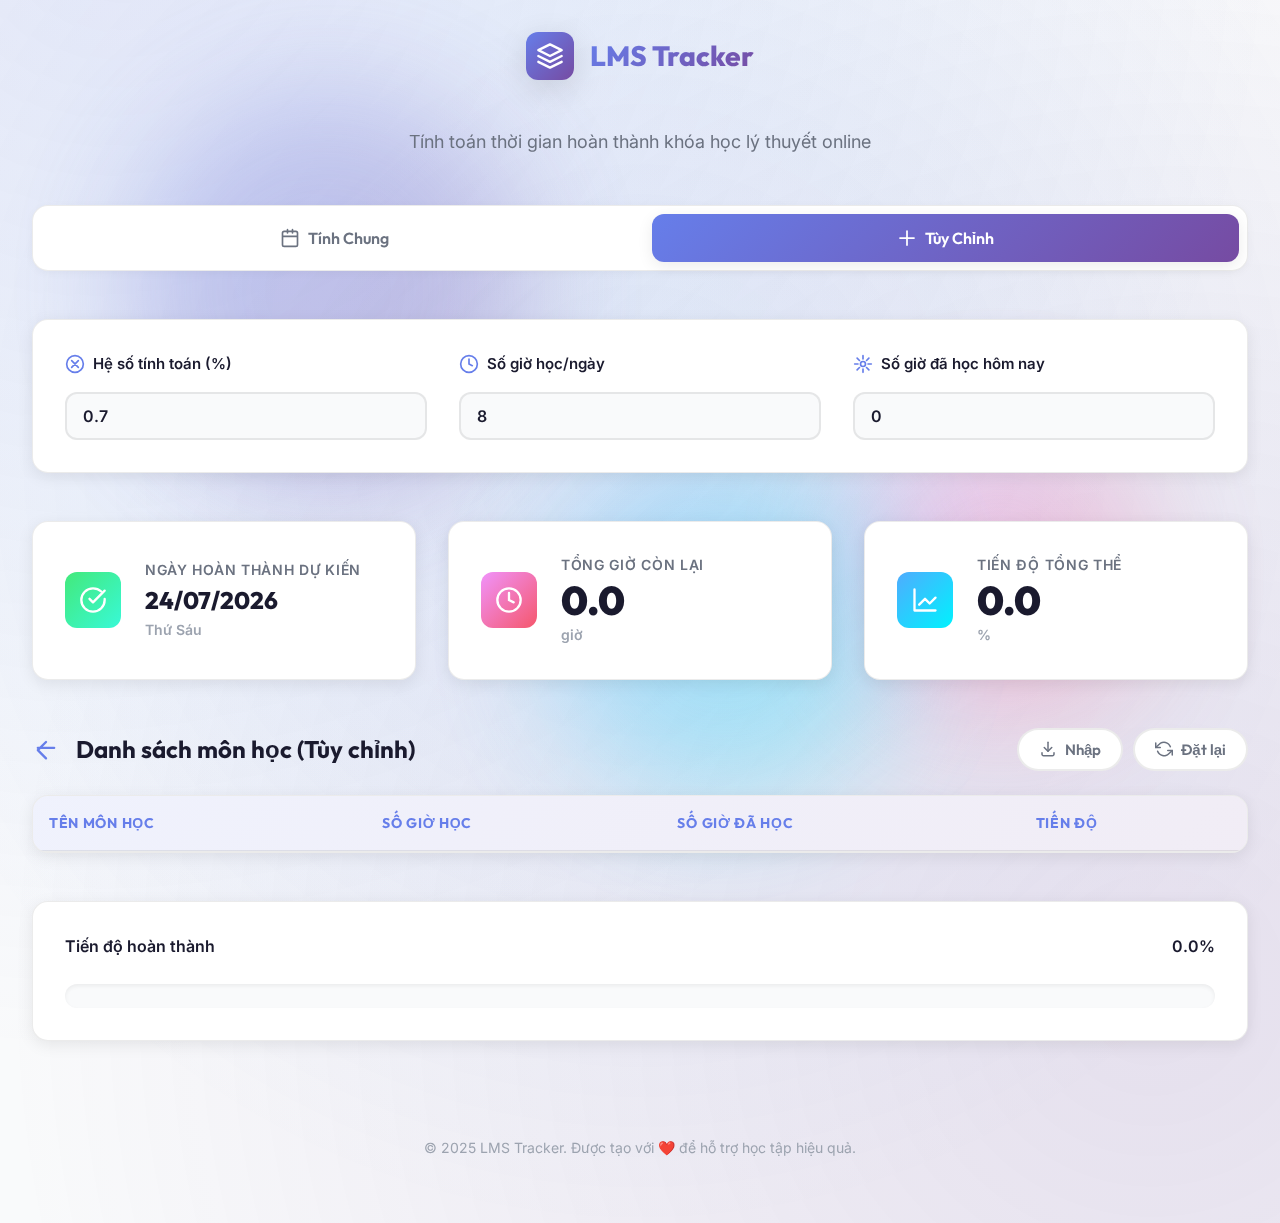
<file: index.html>
<!DOCTYPE html>
<html lang="vi">

<head>
    <meta charset="UTF-8">
    <meta name="viewport" content="width=device-width, initial-scale=1.0">
    <meta name="description"
        content="Ứng dụng tính toán thời gian hoàn thành khóa học lý thuyết online - Quản lý tiến độ học tập hiệu quả">
    <title>Tính Thời Gian Học Lý Thuyết Online | LMS Tracker</title>
    <link rel="stylesheet" href="styles.css">
    <link rel="preconnect" href="https://fonts.googleapis.com">
    <link rel="preconnect" href="https://fonts.gstatic.com" crossorigin>
    <link
        href="https://fonts.googleapis.com/css2?family=Inter:wght@300;400;500;600;700;800&family=Outfit:wght@400;500;600;700;800;900&display=swap"
        rel="stylesheet">
</head>

<body>
    <div class="container">
        <!-- Background Elements -->
        <div class="bg-gradient"></div>
        <div class="bg-shapes">
            <div class="shape shape-1"></div>
            <div class="shape shape-2"></div>
            <div class="shape shape-3"></div>
        </div>

        <!-- Main Content -->
        <main class="app-section">
            <!-- Header -->
            <header class="app-header">
                <div class="logo-container">
                    <div class="logo-icon">
                        <svg viewBox="0 0 24 24" fill="none" xmlns="http://www.w3.org/2000/svg">
                            <path d="M12 2L2 7L12 12L22 7L12 2Z" stroke="currentColor" stroke-width="2"
                                stroke-linecap="round" stroke-linejoin="round" />
                            <path d="M2 17L12 22L22 17" stroke="currentColor" stroke-width="2" stroke-linecap="round"
                                stroke-linejoin="round" />
                            <path d="M2 12L12 17L22 12" stroke="currentColor" stroke-width="2" stroke-linecap="round"
                                stroke-linejoin="round" />
                        </svg>
                    </div>
                    <h1 class="logo-text">LMS Tracker</h1>
                </div>
                <p class="app-subtitle">Tính toán thời gian hoàn thành khóa học lý thuyết online</p>
            </header>

            <!-- Tab Navigation -->
            <div class="tab-navigation">
                <button class="tab-btn" data-tab="general">
                    <svg viewBox="0 0 24 24" fill="none" xmlns="http://www.w3.org/2000/svg">
                        <path
                            d="M9 2L9 6M15 2L15 6M3 10L21 10M5 4L19 4C20.1046 4 21 4.89543 21 6L21 20C21 21.1046 20.1046 22 19 22L5 22C3.89543 22 3 21.1046 3 20L3 6C3 4.89543 3.89543 4 5 4Z"
                            stroke="currentColor" stroke-width="2" stroke-linecap="round" stroke-linejoin="round" />
                    </svg>
                    <span>Tính Chung</span>
                </button>

                <button class="tab-btn active" data-tab="custom">
                    <svg viewBox="0 0 24 24" fill="none" xmlns="http://www.w3.org/2000/svg">
                        <path d="M12 4v16m-8-8h16" stroke="currentColor" stroke-width="2" stroke-linecap="round"
                            stroke-linejoin="round" />
                    </svg>
                    <span>Tùy Chỉnh</span>
                </button>
            </div>

            <!-- Tab Content: General -->
            <div class="tab-content" id="generalContent">
                <!-- Settings Panel -->
                <div class="settings-panel">
                    <div class="settings-card">
                        <div class="setting-item">
                            <label for="percentInput">
                                <svg viewBox="0 0 24 24" fill="none" xmlns="http://www.w3.org/2000/svg">
                                    <circle cx="12" cy="12" r="10" stroke="currentColor" stroke-width="2" />
                                    <path d="M8 8L16 16M16 8L8 16" stroke="currentColor" stroke-width="2"
                                        stroke-linecap="round" />
                                </svg>
                                <span>Hệ số tính toán (%)</span>
                            </label>
                            <input type="number" id="percentInput" value="0.7" step="0.1" min="0" max="1">
                        </div>

                        <div class="setting-item">
                            <label for="hoursPerDayInput">
                                <svg viewBox="0 0 24 24" fill="none" xmlns="http://www.w3.org/2000/svg">
                                    <circle cx="12" cy="12" r="10" stroke="currentColor" stroke-width="2" />
                                    <path d="M12 6V12L16 14" stroke="currentColor" stroke-width="2"
                                        stroke-linecap="round" />
                                </svg>
                                <span>Số giờ học/ngày</span>
                            </label>
                            <input type="number" id="hoursPerDayInput" value="8" step="1" min="1" max="24">
                        </div>

                        <div class="setting-item">
                            <label for="hoursTodayInput">
                                <svg viewBox="0 0 24 24" fill="none" xmlns="http://www.w3.org/2000/svg">
                                    <path
                                        d="M12 2V6M12 18V22M4.93 4.93L7.76 7.76M16.24 16.24L19.07 19.07M2 12H6M18 12H22M4.93 19.07L7.76 16.24M16.24 7.76L19.07 4.93"
                                        stroke="currentColor" stroke-width="2" stroke-linecap="round" />
                                    <circle cx="12" cy="12" r="3" stroke="currentColor" stroke-width="2" />
                                </svg>
                                <span>Số giờ đã học hôm nay</span>
                            </label>
                            <input type="number" id="hoursTodayInput" value="0" step="0.1" min="0" max="24">
                        </div>
                    </div>
                </div>

                <!-- Table Container with Results -->
                <div class="table-container">
                    <!-- Results Panel moved inside -->
                    <div class="results-panel">
                        <div class="result-card result-success">
                            <div class="result-icon">
                                <svg viewBox="0 0 24 24" fill="none" xmlns="http://www.w3.org/2000/svg">
                                    <path
                                        d="M22 11.08V12C22 17.52 17.52 22 12 22C6.48 22 2 17.52 2 12C2 6.48 6.48 2 12 2C14.76 2 17.24 3.04 19.07 4.72"
                                        stroke="currentColor" stroke-width="2" stroke-linecap="round"
                                        stroke-linejoin="round" />
                                    <path d="M22 4L12 14.01L9 11.01" stroke="currentColor" stroke-width="2"
                                        stroke-linecap="round" stroke-linejoin="round" />
                                </svg>
                            </div>
                            <div class="result-content">
                                <div class="result-label">Ngày hoàn thành dự kiến</div>
                                <div class="result-value-date" id="completionDate">--/--/----</div>
                                <div class="result-unit" id="completionDay">---</div>
                            </div>
                        </div>

                        <div class="result-card result-secondary">
                            <div class="result-icon">
                                <svg viewBox="0 0 24 24" fill="none" xmlns="http://www.w3.org/2000/svg">
                                    <circle cx="12" cy="12" r="10" stroke="currentColor" stroke-width="2" />
                                    <path d="M12 6V12L16 14" stroke="currentColor" stroke-width="2"
                                        stroke-linecap="round" />
                                </svg>
                            </div>
                            <div class="result-content">
                                <div class="result-label">Tổng giờ còn lại</div>
                                <div class="result-value" id="hoursRemaining">0</div>
                                <div class="result-unit">giờ</div>
                            </div>
                        </div>

                        <div class="result-card result-accent">
                            <div class="result-icon">
                                <svg viewBox="0 0 24 24" fill="none" xmlns="http://www.w3.org/2000/svg">
                                    <path d="M3 3V21H21" stroke="currentColor" stroke-width="2" stroke-linecap="round"
                                        stroke-linejoin="round" />
                                    <path d="M7 16L12 11L16 15L21 10" stroke="currentColor" stroke-width="2"
                                        stroke-linecap="round" stroke-linejoin="round" />
                                </svg>
                            </div>
                            <div class="result-content">
                                <div class="result-label">Tiến độ tổng thể</div>
                                <div class="result-value" id="overallProgress">0</div>
                                <div class="result-unit">%</div>
                            </div>
                        </div>
                    </div>

                    <div class="table-header">
                        <h2>
                            <svg viewBox="0 0 24 24" fill="none" xmlns="http://www.w3.org/2000/svg">
                                <path
                                    d="M2 3H8C9.06087 3 10.0783 3.42143 10.8284 4.17157C11.5786 4.92172 12 5.93913 12 7V21C12 20.2044 11.6839 19.4413 11.1213 18.8787C10.5587 18.3161 9.79565 18 9 18H2V3Z"
                                    stroke="currentColor" stroke-width="2" stroke-linecap="round"
                                    stroke-linejoin="round" />
                                <path
                                    d="M22 3H16C14.9391 3 13.9217 3.42143 13.1716 4.17157C12.4214 4.92172 12 5.93913 12 7V21C12 20.2044 12.3161 19.4413 12.8787 18.8787C13.4413 18.3161 14.2044 18 15 18H22V3Z"
                                    stroke="currentColor" stroke-width="2" stroke-linecap="round"
                                    stroke-linejoin="round" />
                            </svg>
                            Danh sách môn học
                        </h2>
                        <div style="display: flex; gap: 10px;">
                            <button class="btn-reset" id="importBtn" title="Nhập dữ liệu từ Extension">
                                <svg viewBox="0 0 24 24" fill="none" xmlns="http://www.w3.org/2000/svg">
                                    <path
                                        d="M4 17V19C4 19.5304 4.21071 20.0391 4.58579 20.4142C4.96086 20.7893 5.304 21 6 21H18C18.5304 21 19.0391 20.7893 19.4142 20.4142C19.7893 20.0391 20 19.5304 20 19V17"
                                        stroke="currentColor" stroke-width="2" stroke-linecap="round"
                                        stroke-linejoin="round" />
                                    <path d="M12 15V3" stroke="currentColor" stroke-width="2" stroke-linecap="round"
                                        stroke-linejoin="round" />
                                    <path d="M7 10L12 15L17 10" stroke="currentColor" stroke-width="2"
                                        stroke-linecap="round" stroke-linejoin="round" />
                                </svg>
                                Nhập
                            </button>
                            <button class="btn-reset" id="resetBtn">
                                <svg viewBox="0 0 24 24" fill="none" xmlns="http://www.w3.org/2000/svg">
                                    <path d="M1 4V10H7" stroke="currentColor" stroke-width="2" stroke-linecap="round"
                                        stroke-linejoin="round" />
                                    <path d="M23 20V14H17" stroke="currentColor" stroke-width="2" stroke-linecap="round"
                                        stroke-linejoin="round" />
                                    <path
                                        d="M20.49 9C19.9828 7.56678 19.1209 6.28536 17.9845 5.27542C16.8482 4.26548 15.4745 3.55976 13.9917 3.22426C12.5089 2.88875 10.9652 2.93434 9.50481 3.35677C8.04437 3.77921 6.71475 4.56471 5.64 5.64L1 10M23 14L18.36 18.36C17.2853 19.4353 15.9556 20.2208 14.4952 20.6432C13.0348 21.0657 11.4911 21.1112 10.0083 20.7757C8.52547 20.4402 7.1518 19.7345 6.01547 18.7246C4.87913 17.7146 4.01717 16.4332 3.51 15"
                                        stroke="currentColor" stroke-width="2" stroke-linecap="round"
                                        stroke-linejoin="round" />
                                </svg>
                                Đặt lại
                            </button>
                        </div>
                    </div>

                    <div class="table-wrapper">
                        <table class="courses-table" id="coursesTable">
                            <thead>
                                <tr>
                                    <th>Tên môn học</th>
                                    <th>Số giờ học</th>
                                    <th>Số giờ đã học</th>
                                    <th>Tiến độ</th>
                                </tr>
                            </thead>
                            <tbody id="coursesTableBody">
                                <!-- Courses will be dynamically added here -->
                            </tbody>
                        </table>
                    </div>
                </div>

                <!-- Progress Bar -->
                <div class="progress-container">
                    <div class="progress-header">
                        <span>Tiến độ hoàn thành</span>
                        <span id="progressPercent">0%</span>
                    </div>
                    <div class="progress-bar">
                        <div class="progress-fill" id="progressFill"></div>
                    </div>
                </div>
            </div>


            <!-- Tab Content: Custom -->
            <div class="tab-content active" id="customContent">
                <div class="settings-panel">
                    <div class="settings-card">
                        <div class="setting-item">
                            <label for="percentInputCustom">
                                <svg viewBox="0 0 24 24" fill="none" xmlns="http://www.w3.org/2000/svg">
                                    <circle cx="12" cy="12" r="10" stroke="currentColor" stroke-width="2" />
                                    <path d="M8 8L16 16M16 8L8 16" stroke="currentColor" stroke-width="2"
                                        stroke-linecap="round" />
                                </svg>
                                <span>Hệ số tính toán (%)</span>
                            </label>
                            <input type="number" id="percentInputCustom" value="0.7" step="0.1" min="0" max="1">
                        </div>
                        <div class="setting-item">
                            <label for="hoursPerDayInputCustom">
                                <svg viewBox="0 0 24 24" fill="none" xmlns="http://www.w3.org/2000/svg">
                                    <circle cx="12" cy="12" r="10" stroke="currentColor" stroke-width="2" />
                                    <path d="M12 6V12L16 14" stroke="currentColor" stroke-width="2"
                                        stroke-linecap="round" />
                                </svg>
                                <span>Số giờ học/ngày</span>
                            </label>
                            <input type="number" id="hoursPerDayInputCustom" value="8" step="1" min="1" max="24">
                        </div>
                        <div class="setting-item">
                            <label for="hoursTodayInputCustom">
                                <svg viewBox="0 0 24 24" fill="none" xmlns="http://www.w3.org/2000/svg">
                                    <path
                                        d="M12 2V6M12 18V22M4.93 4.93L7.76 7.76M16.24 16.24L19.07 19.07M2 12H6M18 12H22M4.93 19.07L7.76 16.24M16.24 7.76L19.07 4.93"
                                        stroke="currentColor" stroke-width="2" stroke-linecap="round" />
                                    <circle cx="12" cy="12" r="3" stroke="currentColor" stroke-width="2" />
                                </svg>
                                <span>Số giờ đã học hôm nay</span>
                            </label>
                            <input type="number" id="hoursTodayInputCustom" value="0" step="0.1" min="0" max="24">
                        </div>
                    </div>
                </div>

                <div class="table-container">
                    <div class="results-panel">
                        <div class="result-card result-success">
                            <div class="result-icon"><svg viewBox="0 0 24 24" fill="none"
                                    xmlns="http://www.w3.org/2000/svg">
                                    <path
                                        d="M22 11.08V12C22 17.52 17.52 22 12 22C6.48 22 2 17.52 2 12C2 6.48 6.48 2 12 2C14.76 2 17.24 3.04 19.07 4.72"
                                        stroke="currentColor" stroke-width="2" stroke-linecap="round"
                                        stroke-linejoin="round" />
                                    <path d="M22 4L12 14.01L9 11.01" stroke="currentColor" stroke-width="2"
                                        stroke-linecap="round" stroke-linejoin="round" />
                                </svg></div>
                            <div class="result-content">
                                <div class="result-label">Ngày hoàn thành dự kiến</div>
                                <div class="result-value-date" id="completionDateCustom">--/--/----</div>
                                <div class="result-unit" id="completionDayCustom">---</div>
                            </div>
                        </div>
                        <div class="result-card result-secondary">
                            <div class="result-icon"><svg viewBox="0 0 24 24" fill="none"
                                    xmlns="http://www.w3.org/2000/svg">
                                    <circle cx="12" cy="12" r="10" stroke="currentColor" stroke-width="2" />
                                    <path d="M12 6V12L16 14" stroke="currentColor" stroke-width="2"
                                        stroke-linecap="round" />
                                </svg></div>
                            <div class="result-content">
                                <div class="result-label">Tổng giờ còn lại</div>
                                <div class="result-value" id="hoursRemainingCustom">0</div>
                                <div class="result-unit">giờ</div>
                            </div>
                        </div>
                        <div class="result-card result-accent">
                            <div class="result-icon"><svg viewBox="0 0 24 24" fill="none"
                                    xmlns="http://www.w3.org/2000/svg">
                                    <path d="M3 3V21H21" stroke="currentColor" stroke-width="2" stroke-linecap="round"
                                        stroke-linejoin="round" />
                                    <path d="M7 16L12 11L16 15L21 10" stroke="currentColor" stroke-width="2"
                                        stroke-linecap="round" stroke-linejoin="round" />
                                </svg></div>
                            <div class="result-content">
                                <div class="result-label">Tiến độ tổng thể</div>
                                <div class="result-value" id="overallProgressCustom">0</div>
                                <div class="result-unit">%</div>
                            </div>
                        </div>
                    </div>

                    <div class="table-header">
                        <h2>
                            <svg viewBox="0 0 24 24" fill="none" xmlns="http://www.w3.org/2000/svg">
                                <path d="M19 11H5M12 6l-7 7 7 7" stroke="currentColor" stroke-width="2"
                                    stroke-linecap="round" stroke-linejoin="round" />
                            </svg>
                            Danh sách môn học (Tùy chỉnh)
                        </h2>
                        <div style="display: flex; gap: 10px;">
                            <button class="btn-reset" id="importBtnCustom" title="Nhập dữ liệu từ Extension">
                                <svg viewBox="0 0 24 24" fill="none" xmlns="http://www.w3.org/2000/svg">
                                    <path
                                        d="M4 17V19C4 19.5304 4.21071 20.0391 4.58579 20.4142C4.96086 20.7893 5.304 21 6 21H18C18.5304 21 19.0391 20.7893 19.4142 20.4142C19.7893 20.0391 20 19.5304 20 19V17"
                                        stroke="currentColor" stroke-width="2" stroke-linecap="round"
                                        stroke-linejoin="round" />
                                    <path d="M12 15V3" stroke="currentColor" stroke-width="2" stroke-linecap="round"
                                        stroke-linejoin="round" />
                                    <path d="M7 10L12 15L17 10" stroke="currentColor" stroke-width="2"
                                        stroke-linecap="round" stroke-linejoin="round" />
                                </svg>
                                Nhập
                            </button>
                            <button class="btn-reset" id="resetBtnCustom">
                                <svg viewBox="0 0 24 24" fill="none" xmlns="http://www.w3.org/2000/svg">
                                    <path d="M1 4V10H7" stroke="currentColor" stroke-width="2" stroke-linecap="round"
                                        stroke-linejoin="round" />
                                    <path d="M23 20V14H17" stroke="currentColor" stroke-width="2" stroke-linecap="round"
                                        stroke-linejoin="round" />
                                    <path
                                        d="M20.49 9C19.9828 7.56678 19.1209 6.28536 17.9845 5.27542C16.8482 4.26548 15.4745 3.55976 13.9917 3.22426C12.5089 2.88875 10.9652 2.93434 9.50481 3.35677C8.04437 3.77921 6.71475 4.56471 5.64 5.64L1 10M23 14L18.36 18.36C17.2853 19.4353 15.9556 20.2208 14.4952 20.6432C13.0348 21.0657 11.4911 21.1112 10.0083 20.7757C8.52547 20.4402 7.1518 19.7345 6.01547 18.7246C4.87913 17.7146 4.01717 16.4332 3.51 15"
                                        stroke="currentColor" stroke-width="2" stroke-linecap="round"
                                        stroke-linejoin="round" />
                                </svg>
                                Đặt lại
                            </button>
                        </div>
                    </div>

                    <div class="table-wrapper">
                        <table class="courses-table" id="coursesTableCustom">
                            <thead>
                                <tr>
                                    <th>Tên môn học</th>
                                    <th>Số giờ học</th>
                                    <th>Số giờ đã học</th>
                                    <th>Tiến độ</th>
                                </tr>
                            </thead>
                            <tbody id="coursesTableBodyCustom"></tbody>
                        </table>
                    </div>
                </div>

                <div class="progress-container">
                    <div class="progress-header"><span>Tiến độ hoàn thành</span><span
                            id="progressPercentCustom">0%</span></div>
                    <div class="progress-bar">
                        <div class="progress-fill" id="progressFillCustom"></div>
                    </div>
                </div>
            </div>
        </main>

        <!-- Footer -->
        <footer class="footer">
            <p>© 2025 LMS Tracker. Được tạo với ❤️ để hỗ trợ học tập hiệu quả.</p>
        </footer>
    </div>

    <script src="script.js"></script>
</body>

</html>
</file>
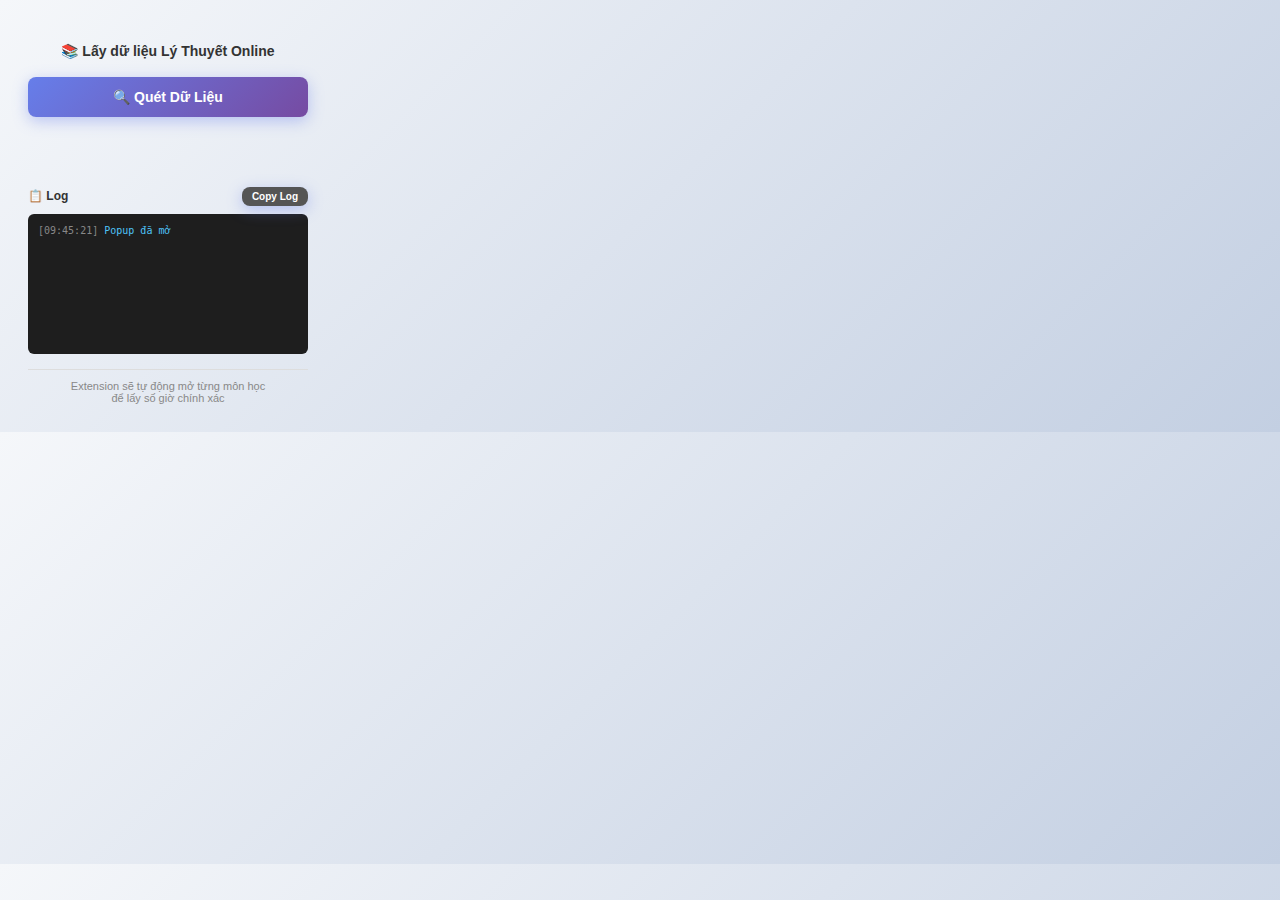
<file: EXTENSION LẤY DỮ LIỆU CÁC MÔN HỌC/popup.html>
<!DOCTYPE html>
<html>

<head>
    <meta charset="utf-8">
    <style>
        body {
            width: 280px;
            padding: 20px;
            font-family: 'Segoe UI', sans-serif;
            text-align: center;
            background: linear-gradient(135deg, #f5f7fa 0%, #c3cfe2 100%);
        }

        h3 {
            font-size: 14px;
            color: #333;
            margin-bottom: 15px;
            line-height: 1.4;
        }

        button {
            background: linear-gradient(135deg, #667eea 0%, #764ba2 100%);
            color: white;
            border: none;
            padding: 12px 24px;
            border-radius: 8px;
            cursor: pointer;
            font-weight: bold;
            width: 100%;
            font-size: 14px;
            transition: all 0.3s ease;
            box-shadow: 0 4px 15px rgba(102, 126, 234, 0.4);
        }

        button:hover:not(:disabled) {
            transform: translateY(-2px);
            box-shadow: 0 6px 20px rgba(102, 126, 234, 0.5);
        }

        button:disabled {
            cursor: not-allowed;
        }

        #status {
            margin-top: 15px;
            font-size: 13px;
            color: #333;
            line-height: 1.5;
            min-height: 40px;
        }

        .note {
            margin-top: 15px;
            font-size: 11px;
            color: #888;
            border-top: 1px solid #ddd;
            padding-top: 10px;
        }

        #savedDataSection {
            margin-top: 15px;
            padding: 12px;
            background: rgba(255, 255, 255, 0.8);
            border-radius: 8px;
            border: 1px solid #ddd;
        }

        .saved-info {
            font-size: 12px;
            color: #333;
            margin-bottom: 10px;
            font-weight: 600;
        }

        .copy-btn {
            background: linear-gradient(135deg, #43e97b 0%, #38f9d7 100%) !important;
            margin-bottom: 8px;
        }

        .clear-btn {
            background: linear-gradient(135deg, #ff6b6b 0%, #ee5a5a 100%) !important;
            padding: 8px 16px !important;
            font-size: 12px !important;
        }

        .btn-row {
            display: flex;
            gap: 8px;
        }

        .btn-row button {
            flex: 1;
        }

        /* === LOG CONTAINER === */
        #logSection {
            margin-top: 15px;
            text-align: left;
        }

        .log-header {
            display: flex;
            justify-content: space-between;
            align-items: center;
            margin-bottom: 8px;
        }

        .log-title {
            font-size: 12px;
            font-weight: 600;
            color: #333;
        }

        .copy-log-btn {
            background: #555 !important;
            padding: 4px 10px !important;
            font-size: 10px !important;
            width: auto !important;
        }

        #logContainer {
            background: #1e1e1e;
            color: #ddd;
            font-family: 'Consolas', 'Monaco', monospace;
            font-size: 10px;
            padding: 10px;
            border-radius: 6px;
            height: 120px;
            overflow-y: auto;
            text-align: left;
            line-height: 1.4;
        }

        .log-entry {
            margin-bottom: 2px;
        }

        .log-time {
            color: #888;
        }

        .log-info {
            color: #4fc3f7;
        }

        .log-success {
            color: #81c784;
        }

        .log-error {
            color: #e57373;
        }

        .log-warn {
            color: #ffb74d;
        }
    </style>
</head>

<body>
    <h3>📚 Lấy dữ liệu Lý Thuyết Online</h3>
    <button id="scanBtn">🔍 Quét Dữ Liệu</button>
    <div id="status"></div>

    <div id="savedDataSection" style="display: none;">
        <div class="saved-info" id="savedInfo"></div>
        <button id="copyBtn" class="copy-btn">📋 Copy Kết Quả</button>
        <button id="clearBtn" class="clear-btn">🗑️ Xóa</button>
    </div>

    <!-- Log Section -->
    <div id="logSection">
        <div class="log-header">
            <span class="log-title">📋 Log</span>
            <button id="copyLogBtn" class="copy-log-btn">Copy Log</button>
        </div>
        <div id="logContainer"></div>
    </div>

    <div class="note">
        Extension sẽ tự động mở từng môn học<br>
        để lấy số giờ chính xác
    </div>
    <script src="popup.js"></script>
</body>

</html>
</file>
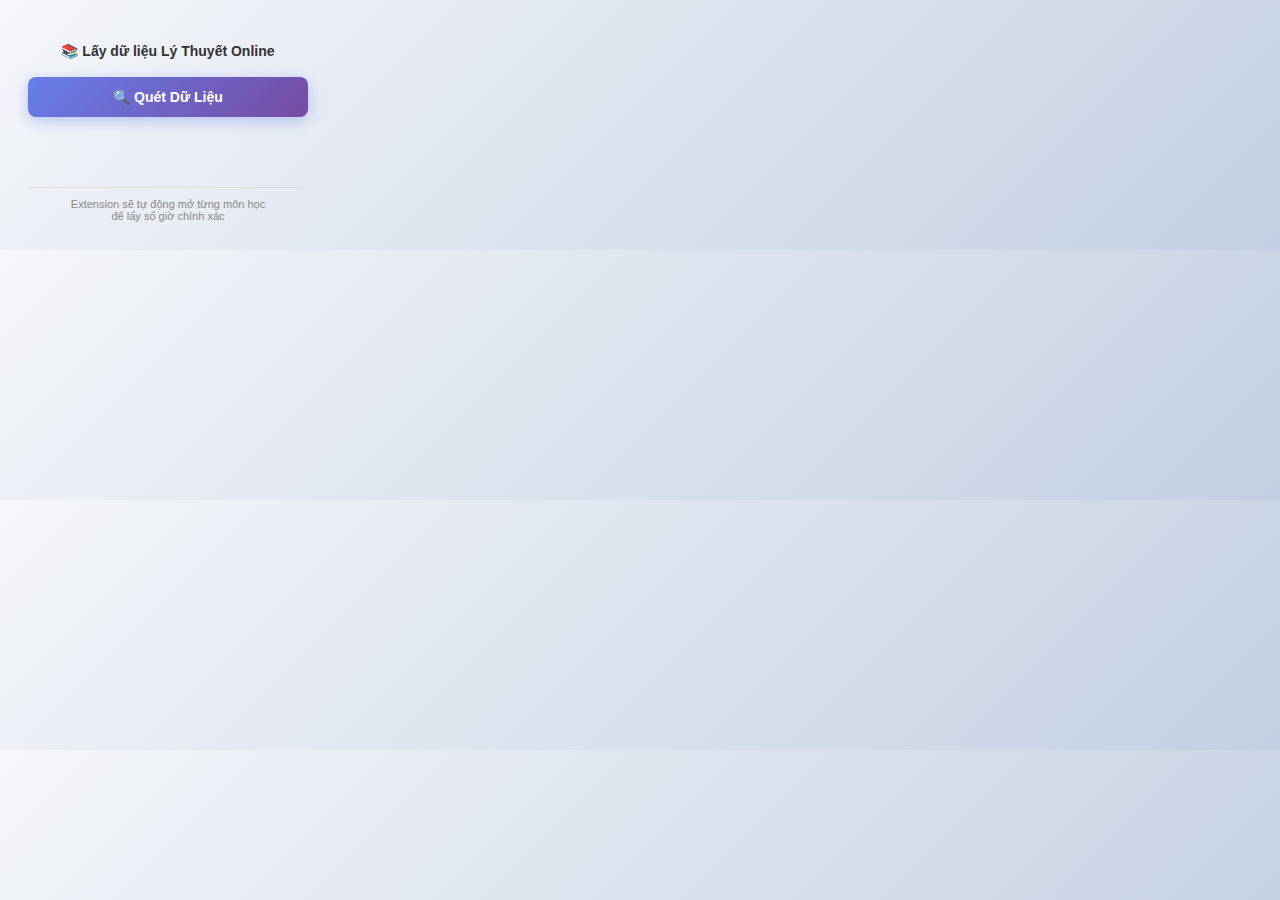
<file: lms-data-exporter/popup.html>
<!DOCTYPE html>
<html>

<head>
    <meta charset="utf-8">
    <style>
        body {
            width: 280px;
            padding: 20px;
            font-family: 'Segoe UI', sans-serif;
            text-align: center;
            background: linear-gradient(135deg, #f5f7fa 0%, #c3cfe2 100%);
        }

        h3 {
            font-size: 14px;
            color: #333;
            margin-bottom: 15px;
            line-height: 1.4;
        }

        button {
            background: linear-gradient(135deg, #667eea 0%, #764ba2 100%);
            color: white;
            border: none;
            padding: 12px 24px;
            border-radius: 8px;
            cursor: pointer;
            font-weight: bold;
            width: 100%;
            font-size: 14px;
            transition: all 0.3s ease;
            box-shadow: 0 4px 15px rgba(102, 126, 234, 0.4);
        }

        button:hover:not(:disabled) {
            transform: translateY(-2px);
            box-shadow: 0 6px 20px rgba(102, 126, 234, 0.5);
        }

        button:disabled {
            cursor: not-allowed;
        }

        #status {
            margin-top: 15px;
            font-size: 13px;
            color: #333;
            line-height: 1.5;
            min-height: 40px;
        }

        .note {
            margin-top: 15px;
            font-size: 11px;
            color: #888;
            border-top: 1px solid #ddd;
            padding-top: 10px;
        }

        #savedDataSection {
            margin-top: 15px;
            padding: 12px;
            background: rgba(255, 255, 255, 0.8);
            border-radius: 8px;
            border: 1px solid #ddd;
        }

        .saved-info {
            font-size: 12px;
            color: #333;
            margin-bottom: 10px;
            font-weight: 600;
        }

        .copy-btn {
            background: linear-gradient(135deg, #43e97b 0%, #38f9d7 100%) !important;
            margin-bottom: 8px;
        }

        .clear-btn {
            background: linear-gradient(135deg, #ff6b6b 0%, #ee5a5a 100%) !important;
            padding: 8px 16px !important;
            font-size: 12px !important;
        }

        .btn-row {
            display: flex;
            gap: 8px;
        }

        .btn-row button {
            flex: 1;
        }
    </style>
</head>

<body>
    <h3>📚 Lấy dữ liệu Lý Thuyết Online</h3>
    <button id="scanBtn">🔍 Quét Dữ Liệu</button>
    <div id="status"></div>

    <div id="savedDataSection" style="display: none;">
        <div class="saved-info" id="savedInfo"></div>
        <button id="copyBtn" class="copy-btn">📋 Copy Kết Quả</button>
        <button id="clearBtn" class="clear-btn">🗑️ Xóa</button>
    </div>

    <div class="note">
        Extension sẽ tự động mở từng môn học<br>
        để lấy số giờ chính xác
    </div>
    <script src="popup.js"></script>
</body>

</html>
</file>
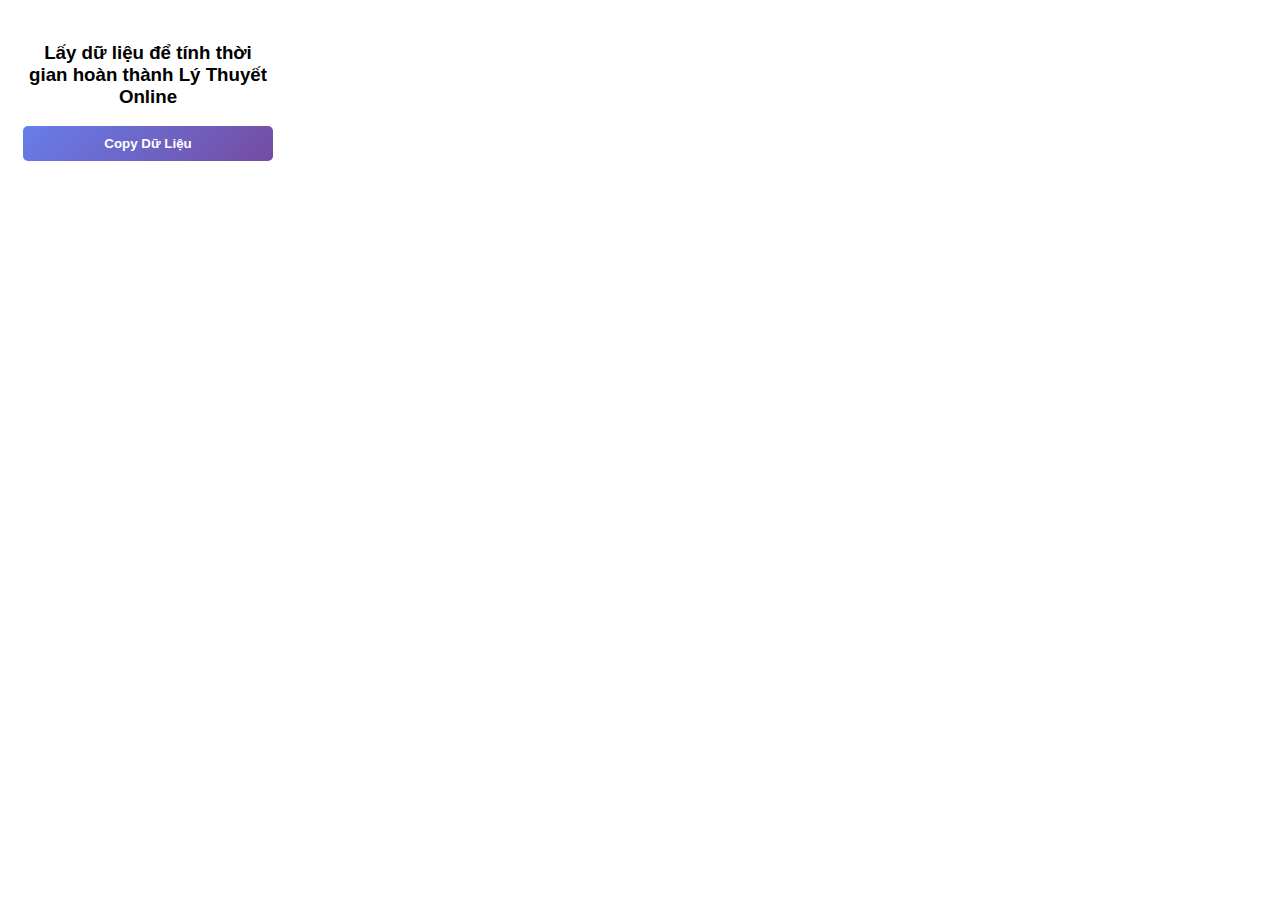
<file: lms-data-exporter/lms-data-exporter/popup.html>
<!DOCTYPE html>
<html>

<head>
    <meta charset="utf-8">
    <style>
        body {
            width: 250px;
            padding: 15px;
            font-family: sans-serif;
            text-align: center;
        }

        button {
            background: linear-gradient(135deg, #667eea 0%, #764ba2 100%);
            color: white;
            border: none;
            padding: 10px 20px;
            border-radius: 5px;
            cursor: pointer;
            font-weight: bold;
            width: 100%;
        }

        button:hover {
            opacity: 0.9;
        }

        #status {
            margin-top: 10px;
            font-size: 13px;
            color: #333;
        }
    </style>
</head>

<body>
    <h3>Lấy dữ liệu để tính thời gian hoàn thành Lý Thuyết Online</h3>
    <button id="scanBtn">Copy Dữ Liệu</button>
    <div id="status"></div>
    <script src="popup.js"></script>
</body>

</html>
</file>
<file: styles.css>
:root {
    /* Color Palette */
    --primary-gradient: linear-gradient(135deg, #667eea 0%, #764ba2 100%);
    --secondary-gradient: linear-gradient(135deg, #f093fb 0%, #f5576c 100%);
    --accent-gradient: linear-gradient(135deg, #4facfe 0%, #00f2fe 100%);
    --success-gradient: linear-gradient(135deg, #43e97b 0%, #38f9d7 100%);

    --primary-color: #667eea;
    --primary-dark: #5568d3;
    --secondary-color: #764ba2;
    --accent-color: #4facfe;

    --text-primary: #1a1a2e;
    --text-secondary: #6b7280;
    --text-light: #9ca3af;

    --bg-primary: #ffffff;
    --bg-secondary: #f9fafb;
    --bg-dark: #0f0f1e;

    --border-color: rgba(0, 0, 0, 0.08);
    --shadow-sm: 0 2px 8px rgba(0, 0, 0, 0.04);
    --shadow-md: 0 4px 16px rgba(0, 0, 0, 0.08);
    --shadow-lg: 0 8px 32px rgba(0, 0, 0, 0.12);
    --shadow-xl: 0 16px 48px rgba(0, 0, 0, 0.16);

    /* Typography */
    --font-primary: 'Inter', -apple-system, BlinkMacSystemFont, 'Segoe UI', sans-serif;
    --font-display: 'Outfit', -apple-system, BlinkMacSystemFont, 'Segoe UI', sans-serif;

    /* Spacing */
    --spacing-xs: 0.5rem;
    --spacing-sm: 1rem;
    --spacing-md: 1.5rem;
    --spacing-lg: 2rem;
    --spacing-xl: 3rem;
    --spacing-2xl: 4rem;

    /* Border Radius */
    --radius-sm: 8px;
    --radius-md: 12px;
    --radius-lg: 16px;
    --radius-xl: 24px;
    --radius-full: 9999px;

    /* Transitions */
    --transition-fast: 150ms cubic-bezier(0.4, 0, 0.2, 1);
    --transition-base: 250ms cubic-bezier(0.4, 0, 0.2, 1);
    --transition-slow: 350ms cubic-bezier(0.4, 0, 0.2, 1);
}

* {
    margin: 0;
    padding: 0;
    box-sizing: border-box;
}

html {
    scroll-behavior: smooth;
}

body {
    font-family: var(--font-primary);
    color: var(--text-primary);
    background: var(--bg-secondary);
    line-height: 1.6;
    overflow-x: hidden;
    -webkit-font-smoothing: antialiased;
    -moz-osx-font-smoothing: grayscale;
}

.container {
    min-height: 100vh;
    position: relative;
    display: flex;
    flex-direction: column;
    align-items: center;
    justify-content: center;
    padding: var(--spacing-lg);
    overflow: hidden;
}

/* Background Elements */
.bg-gradient {
    position: fixed;
    top: -50%;
    left: -50%;
    width: 200%;
    height: 200%;
    background: radial-gradient(circle at 30% 20%, rgba(102, 126, 234, 0.15) 0%, transparent 50%),
        radial-gradient(circle at 70% 80%, rgba(118, 75, 162, 0.15) 0%, transparent 50%),
        radial-gradient(circle at 50% 50%, rgba(79, 172, 254, 0.1) 0%, transparent 50%);
    animation: gradientShift 20s ease infinite;
    z-index: -2;
}

@keyframes gradientShift {

    0%,
    100% {
        transform: translate(0, 0) rotate(0deg);
    }

    33% {
        transform: translate(5%, 5%) rotate(120deg);
    }

    66% {
        transform: translate(-5%, 5%) rotate(240deg);
    }
}

.bg-shapes {
    position: fixed;
    top: 0;
    left: 0;
    width: 100%;
    height: 100%;
    z-index: -1;
    overflow: hidden;
}

.shape {
    position: absolute;
    border-radius: 50%;
    filter: blur(60px);
    opacity: 0.3;
    animation: float 20s ease-in-out infinite;
}

.shape-1 {
    width: 400px;
    height: 400px;
    background: var(--primary-gradient);
    top: 10%;
    left: 10%;
    animation-delay: 0s;
}

.shape-2 {
    width: 300px;
    height: 300px;
    background: var(--secondary-gradient);
    bottom: 20%;
    right: 10%;
    animation-delay: 7s;
}

.shape-3 {
    width: 350px;
    height: 350px;
    background: var(--accent-gradient);
    top: 50%;
    right: 30%;
    animation-delay: 14s;
}

@keyframes float {

    0%,
    100% {
        transform: translate(0, 0) scale(1);
    }

    33% {
        transform: translate(30px, -30px) scale(1.1);
    }

    66% {
        transform: translate(-20px, 20px) scale(0.9);
    }
}

/* App Section */
.app-section {
    max-width: 1400px;
    width: 100%;
    animation: fadeInUp 0.8s ease-out;
    z-index: 1;
}

.app-header {
    text-align: center;
    margin-bottom: var(--spacing-xl);
    animation: fadeInUp 0.8s ease-out 0.2s backwards;
}

.app-subtitle {
    font-size: 1.125rem;
    color: var(--text-secondary);
    margin-top: var(--spacing-sm);
}

/* Settings Panel */
.settings-panel {
    margin-bottom: var(--spacing-xl);
    animation: fadeInUp 0.8s ease-out 0.3s backwards;
}

.settings-card {
    background: var(--bg-primary);
    border: 1px solid var(--border-color);
    border-radius: var(--radius-lg);
    padding: var(--spacing-lg);
    box-shadow: var(--shadow-md);
    display: grid;
    grid-template-columns: repeat(auto-fit, minmax(280px, 1fr));
    gap: var(--spacing-lg);
}

.setting-item {
    display: flex;
    flex-direction: column;
    gap: var(--spacing-sm);
}

.setting-item label {
    display: flex;
    align-items: center;
    gap: var(--spacing-xs);
    font-weight: 600;
    color: var(--text-primary);
    font-size: 0.9375rem;
}

.setting-item label svg {
    width: 20px;
    height: 20px;
    color: var(--primary-color);
}

.setting-item input {
    font-family: var(--font-primary);
    font-size: 1rem;
    padding: 0.75rem 1rem;
    border: 2px solid var(--border-color);
    border-radius: var(--radius-md);
    background: var(--bg-secondary);
    color: var(--text-primary);
    transition: all var(--transition-base);
    font-weight: 600;
}

.setting-item input:focus {
    outline: none;
    border-color: var(--primary-color);
    background: var(--bg-primary);
    box-shadow: 0 0 0 3px rgba(102, 126, 234, 0.1);
}

.setting-item input:hover {
    border-color: var(--primary-color);
}

/* Table Container */
.table-container {
    margin-bottom: var(--spacing-xl);
    animation: fadeInUp 0.8s ease-out 0.4s backwards;
}

.table-header {
    display: flex;
    align-items: center;
    justify-content: space-between;
    margin-bottom: var(--spacing-md);
    flex-wrap: wrap;
    gap: var(--spacing-md);
}

.table-header h2 {
    font-family: var(--font-display);
    font-size: 1.5rem;
    font-weight: 700;
    color: var(--text-primary);
    display: flex;
    align-items: center;
    gap: var(--spacing-sm);
}

.table-header h2 svg {
    width: 28px;
    height: 28px;
    color: var(--primary-color);
}

.btn-reset {
    font-family: var(--font-display);
    font-size: 0.9375rem;
    font-weight: 600;
    padding: 0.625rem 1.25rem;
    border-radius: var(--radius-full);
    border: 2px solid var(--border-color);
    background: var(--bg-primary);
    color: var(--text-secondary);
    cursor: pointer;
    display: inline-flex;
    align-items: center;
    gap: var(--spacing-xs);
    transition: all var(--transition-base);
}

.btn-reset svg {
    width: 18px;
    height: 18px;
}

.btn-reset:hover {
    border-color: var(--primary-color);
    color: var(--primary-color);
    transform: translateY(-2px);
    box-shadow: var(--shadow-md);
}

.table-wrapper {
    background: var(--bg-primary);
    border: 1px solid var(--border-color);
    border-radius: var(--radius-lg);
    overflow: hidden;
    box-shadow: var(--shadow-md);
}

.courses-table {
    width: 100%;
    border-collapse: collapse;
}

.courses-table thead {
    background: linear-gradient(135deg, rgba(102, 126, 234, 0.1) 0%, rgba(118, 75, 162, 0.1) 100%);
}

.courses-table th {
    font-family: var(--font-display);
    font-size: 0.875rem;
    font-weight: 700;
    text-transform: uppercase;
    letter-spacing: 0.05em;
    padding: 1rem;
    text-align: left;
    color: var(--primary-color);
    border-bottom: 2px solid var(--border-color);
}

.courses-table tbody tr {
    border-bottom: 1px solid var(--border-color);
    transition: background-color var(--transition-base);
}

.courses-table tbody tr:hover {
    background: var(--bg-secondary);
}

.courses-table tbody tr:last-child {
    border-bottom: none;
}

.courses-table td {
    padding: 1rem;
    color: var(--text-primary);
}

.course-name {
    font-weight: 600;
    color: var(--text-primary);
}

.courses-table input[type="number"] {
    font-family: var(--font-primary);
    font-size: 0.9375rem;
    padding: 0.5rem 0.75rem;
    border: 2px solid var(--border-color);
    border-radius: var(--radius-sm);
    background: var(--bg-secondary);
    color: var(--text-primary);
    width: 100px;
    transition: all var(--transition-base);
    font-weight: 600;
}

.courses-table input[type="number"]:focus {
    outline: none;
    border-color: var(--primary-color);
    background: var(--bg-primary);
    box-shadow: 0 0 0 3px rgba(102, 126, 234, 0.1);
}

.progress-indicator {
    display: flex;
    align-items: center;
    gap: var(--spacing-sm);
}

.progress-mini-bar {
    flex: 1;
    height: 8px;
    background: var(--bg-secondary);
    border-radius: var(--radius-full);
    overflow: hidden;
    position: relative;
}

.progress-mini-fill {
    height: 100%;
    background: var(--primary-gradient);
    border-radius: var(--radius-full);
    transition: width var(--transition-slow);
}

.progress-text {
    font-size: 0.875rem;
    font-weight: 700;
    color: var(--primary-color);
    min-width: 45px;
    text-align: right;
}

/* Results Panel */
.results-panel {
    display: grid;
    grid-template-columns: repeat(auto-fit, minmax(280px, 1fr));
    gap: var(--spacing-lg);
    margin-bottom: var(--spacing-xl);
    animation: fadeInUp 0.8s ease-out 0.5s backwards;
}

.result-card {
    background: var(--bg-primary);
    border: 1px solid var(--border-color);
    border-radius: var(--radius-lg);
    padding: var(--spacing-lg);
    display: flex;
    align-items: center;
    gap: var(--spacing-md);
    box-shadow: var(--shadow-md);
    transition: all var(--transition-base);
    position: relative;
    overflow: hidden;
}

.result-card::before {
    content: '';
    position: absolute;
    top: 0;
    left: 0;
    width: 100%;
    height: 100%;
    opacity: 0;
    transition: opacity var(--transition-base);
    z-index: 0;
}

.result-card:hover {
    transform: translateY(-4px);
    box-shadow: var(--shadow-xl);
}

.result-card:hover::before {
    opacity: 0.05;
}

.result-primary::before {
    background: var(--primary-gradient);
}

.result-secondary::before {
    background: var(--secondary-gradient);
}

.result-accent::before {
    background: var(--accent-gradient);
}

.result-success::before {
    background: var(--success-gradient);
}

.result-icon {
    width: 56px;
    height: 56px;
    border-radius: var(--radius-md);
    display: flex;
    align-items: center;
    justify-content: center;
    color: white;
    flex-shrink: 0;
    position: relative;
    z-index: 1;
}

.result-primary .result-icon {
    background: var(--primary-gradient);
}

.result-secondary .result-icon {
    background: var(--secondary-gradient);
}

.result-accent .result-icon {
    background: var(--accent-gradient);
}

.result-success .result-icon {
    background: var(--success-gradient);
}

.result-icon svg {
    width: 28px;
    height: 28px;
}

.result-content {
    flex: 1;
    position: relative;
    z-index: 1;
}

.result-label {
    font-size: 0.875rem;
    color: var(--text-secondary);
    font-weight: 600;
    margin-bottom: 0.25rem;
    text-transform: uppercase;
    letter-spacing: 0.05em;
}

.result-value {
    font-family: var(--font-display);
    font-size: 2.5rem;
    font-weight: 900;
    line-height: 1;
    color: var(--text-primary);
    margin-bottom: 0.25rem;
}

.result-value-date {
    font-family: var(--font-display);
    font-size: 1.5rem;
    font-weight: 800;
    line-height: 1.2;
    color: var(--text-primary);
    margin-bottom: 0.25rem;
}

.result-unit {
    font-size: 0.875rem;
    color: var(--text-light);
    font-weight: 600;
}

/* Progress Container */
.progress-container {
    background: var(--bg-primary);
    border: 1px solid var(--border-color);
    border-radius: var(--radius-lg);
    padding: var(--spacing-lg);
    box-shadow: var(--shadow-md);
    animation: fadeInUp 0.8s ease-out 0.6s backwards;
}

.progress-header {
    display: flex;
    justify-content: space-between;
    align-items: center;
    margin-bottom: var(--spacing-md);
    font-weight: 600;
    color: var(--text-primary);
}

.progress-bar {
    height: 24px;
    background: var(--bg-secondary);
    border-radius: var(--radius-full);
    overflow: hidden;
    position: relative;
    box-shadow: inset 0 2px 4px rgba(0, 0, 0, 0.06);
}

.progress-fill {
    height: 100%;
    background: var(--primary-gradient);
    border-radius: var(--radius-full);
    transition: width 0.6s cubic-bezier(0.4, 0, 0.2, 1);
    position: relative;
    overflow: hidden;
}

.progress-fill::after {
    content: '';
    position: absolute;
    top: 0;
    left: 0;
    width: 100%;
    height: 100%;
    background: linear-gradient(90deg, transparent, rgba(255, 255, 255, 0.3), transparent);
    animation: shimmer 2s infinite;
}

@keyframes shimmer {
    0% {
        transform: translateX(-100%);
    }

    100% {
        transform: translateX(100%);
    }
}

@keyframes fadeInUp {
    from {
        opacity: 0;
        transform: translateY(30px);
    }

    to {
        opacity: 1;
        transform: translateY(0);
    }
}

/* Logo */
.logo-container {
    display: flex;
    align-items: center;
    justify-content: center;
    gap: var(--spacing-sm);
    margin-bottom: var(--spacing-xl);
    animation: fadeInUp 0.8s ease-out 0.2s backwards;
}

.logo-icon {
    width: 48px;
    height: 48px;
    background: var(--primary-gradient);
    border-radius: var(--radius-md);
    display: flex;
    align-items: center;
    justify-content: center;
    color: white;
    box-shadow: var(--shadow-lg);
    animation: pulse 2s ease-in-out infinite;
}

.logo-icon svg {
    width: 28px;
    height: 28px;
}

@keyframes pulse {

    0%,
    100% {
        transform: scale(1);
        box-shadow: var(--shadow-lg);
    }

    50% {
        transform: scale(1.05);
        box-shadow: var(--shadow-xl);
    }
}

.logo-text {
    font-family: var(--font-display);
    font-size: 1.75rem;
    font-weight: 800;
    background: var(--primary-gradient);
    -webkit-background-clip: text;
    -webkit-text-fill-color: transparent;
    background-clip: text;
}

/* Hero Content */
.hero-content {
    margin-bottom: var(--spacing-2xl);
}

.badge {
    display: inline-flex;
    align-items: center;
    gap: var(--spacing-xs);
    padding: var(--spacing-xs) var(--spacing-md);
    background: rgba(102, 126, 234, 0.1);
    border: 1px solid rgba(102, 126, 234, 0.2);
    border-radius: var(--radius-full);
    color: var(--primary-color);
    font-size: 0.875rem;
    font-weight: 600;
    margin-bottom: var(--spacing-lg);
    animation: fadeInUp 0.8s ease-out 0.3s backwards;
    transition: all var(--transition-base);
}

.badge:hover {
    background: rgba(102, 126, 234, 0.15);
    transform: translateY(-2px);
}

.badge-icon {
    font-size: 1rem;
    animation: sparkle 2s ease-in-out infinite;
}

@keyframes sparkle {

    0%,
    100% {
        opacity: 1;
        transform: scale(1) rotate(0deg);
    }

    50% {
        opacity: 0.8;
        transform: scale(1.2) rotate(180deg);
    }
}

.hero-title {
    font-family: var(--font-display);
    font-size: clamp(2.5rem, 5vw, 4rem);
    font-weight: 900;
    line-height: 1.1;
    margin-bottom: var(--spacing-md);
    color: var(--text-primary);
    animation: fadeInUp 0.8s ease-out 0.4s backwards;
}

.gradient-text {
    background: var(--primary-gradient);
    -webkit-background-clip: text;
    -webkit-text-fill-color: transparent;
    background-clip: text;
    display: inline-block;
    position: relative;
}

.gradient-text::after {
    content: '';
    position: absolute;
    bottom: -8px;
    left: 0;
    width: 100%;
    height: 4px;
    background: var(--primary-gradient);
    border-radius: var(--radius-full);
    opacity: 0.3;
}

.hero-description {
    font-size: 1.125rem;
    color: var(--text-secondary);
    max-width: 600px;
    margin: 0 auto var(--spacing-xl);
    line-height: 1.8;
    animation: fadeInUp 0.8s ease-out 0.5s backwards;
}

/* Features Grid */
.features-grid {
    display: grid;
    grid-template-columns: repeat(auto-fit, minmax(280px, 1fr));
    gap: var(--spacing-lg);
    margin-bottom: var(--spacing-xl);
    animation: fadeInUp 0.8s ease-out 0.6s backwards;
}

.feature-card {
    background: var(--bg-primary);
    border: 1px solid var(--border-color);
    border-radius: var(--radius-lg);
    padding: var(--spacing-lg);
    transition: all var(--transition-base);
    position: relative;
    overflow: hidden;
}

.feature-card::before {
    content: '';
    position: absolute;
    top: 0;
    left: 0;
    width: 100%;
    height: 100%;
    background: var(--primary-gradient);
    opacity: 0;
    transition: opacity var(--transition-base);
    z-index: 0;
}

.feature-card:hover {
    transform: translateY(-8px);
    box-shadow: var(--shadow-xl);
    border-color: transparent;
}

.feature-card:hover::before {
    opacity: 0.05;
}

.feature-card>* {
    position: relative;
    z-index: 1;
}

.feature-icon {
    width: 56px;
    height: 56px;
    background: var(--primary-gradient);
    border-radius: var(--radius-md);
    display: flex;
    align-items: center;
    justify-content: center;
    color: white;
    margin: 0 auto var(--spacing-md);
    transition: transform var(--transition-base);
}

.feature-card:hover .feature-icon {
    transform: scale(1.1) rotate(5deg);
}

.feature-icon svg {
    width: 28px;
    height: 28px;
}

.feature-card h3 {
    font-family: var(--font-display);
    font-size: 1.25rem;
    font-weight: 700;
    margin-bottom: var(--spacing-xs);
    color: var(--text-primary);
}

.feature-card p {
    font-size: 0.9375rem;
    color: var(--text-secondary);
    line-height: 1.6;
}

/* CTA Buttons */
.cta-container {
    display: flex;
    align-items: center;
    justify-content: center;
    gap: var(--spacing-md);
    flex-wrap: wrap;
    animation: fadeInUp 0.8s ease-out 0.7s backwards;
}

.btn-primary,
.btn-secondary {
    font-family: var(--font-display);
    font-size: 1rem;
    font-weight: 600;
    padding: 1rem 2rem;
    border-radius: var(--radius-full);
    border: none;
    cursor: pointer;
    display: inline-flex;
    align-items: center;
    gap: var(--spacing-xs);
    transition: all var(--transition-base);
    position: relative;
    overflow: hidden;
}

.btn-primary {
    background: var(--primary-gradient);
    color: white;
    box-shadow: var(--shadow-lg);
}

.btn-primary::before {
    content: '';
    position: absolute;
    top: 0;
    left: -100%;
    width: 100%;
    height: 100%;
    background: linear-gradient(90deg, transparent, rgba(255, 255, 255, 0.3), transparent);
    transition: left 0.5s;
}

.btn-primary:hover::before {
    left: 100%;
}

.btn-primary:hover {
    transform: translateY(-2px);
    box-shadow: var(--shadow-xl);
}

.btn-primary:active {
    transform: translateY(0);
}

.btn-primary svg {
    width: 20px;
    height: 20px;
    transition: transform var(--transition-base);
}

.btn-primary:hover svg {
    transform: translateX(4px);
}

.btn-secondary {
    background: var(--bg-primary);
    color: var(--primary-color);
    border: 2px solid var(--border-color);
}

.btn-secondary:hover {
    background: var(--bg-secondary);
    border-color: var(--primary-color);
    transform: translateY(-2px);
    box-shadow: var(--shadow-md);
}

/* Stats Section */
.stats-container {
    display: flex;
    align-items: center;
    justify-content: center;
    gap: var(--spacing-xl);
    padding: var(--spacing-xl);
    background: var(--bg-primary);
    border: 1px solid var(--border-color);
    border-radius: var(--radius-xl);
    box-shadow: var(--shadow-md);
    animation: fadeInUp 0.8s ease-out 0.8s backwards;
    flex-wrap: wrap;
}

.stat-item {
    text-align: center;
}

.stat-value {
    font-family: var(--font-display);
    font-size: 2.5rem;
    font-weight: 900;
    background: var(--primary-gradient);
    -webkit-background-clip: text;
    -webkit-text-fill-color: transparent;
    background-clip: text;
    line-height: 1;
    margin-bottom: var(--spacing-xs);
}

.stat-label {
    font-size: 0.875rem;
    color: var(--text-secondary);
    font-weight: 600;
    text-transform: uppercase;
    letter-spacing: 0.05em;
}

.stat-divider {
    width: 1px;
    height: 40px;
    background: var(--border-color);
}

/* Footer */
.footer {
    margin-top: var(--spacing-2xl);
    padding: var(--spacing-lg);
    text-align: center;
    color: var(--text-light);
    font-size: 0.875rem;
    animation: fadeInUp 0.8s ease-out 0.9s backwards;
}

/* Responsive Design */
@media (max-width: 768px) {
    .container {
        padding: var(--spacing-md);
    }

    .hero-title {
        font-size: 2rem;
    }

    .hero-description {
        font-size: 1rem;
    }

    .features-grid {
        grid-template-columns: 1fr;
        gap: var(--spacing-md);
    }

    .cta-container {
        flex-direction: column;
        width: 100%;
    }

    .btn-primary,
    .btn-secondary {
        width: 100%;
        justify-content: center;
    }

    .stats-container {
        gap: var(--spacing-md);
    }

    .stat-divider {
        display: none;
    }

    .stat-value {
        font-size: 2rem;
    }
}

@media (max-width: 480px) {
    .logo-icon {
        width: 40px;
        height: 40px;
    }

    .logo-icon svg {
        width: 24px;
        height: 24px;
    }

    .logo-text {
        font-size: 1.5rem;
    }
}
/* Tab Navigation */
.tab-navigation {
    display: flex;
    gap: var(--spacing-md);
    margin-bottom: var(--spacing-xl);
    animation: fadeInUp 0.8s ease-out 0.25s backwards;
    background: var(--bg-primary);
    padding: var(--spacing-xs);
    border-radius: var(--radius-lg);
    border: 1px solid var(--border-color);
    box-shadow: var(--shadow-sm);
}

.tab-btn {
    flex: 1;
    font-family: var(--font-display);
    font-size: 1rem;
    font-weight: 600;
    padding: 0.875rem 1.5rem;
    border-radius: var(--radius-md);
    border: none;
    background: transparent;
    color: var(--text-secondary);
    cursor: pointer;
    display: inline-flex;
    align-items: center;
    justify-content: center;
    gap: var(--spacing-xs);
    transition: all var(--transition-base);
    position: relative;
}

.tab-btn svg {
    width: 20px;
    height: 20px;
    transition: transform var(--transition-base);
}

.tab-btn:hover {
    color: var(--primary-color);
    background: rgba(102, 126, 234, 0.05);
}

.tab-btn:hover svg {
    transform: scale(1.1);
}

.tab-btn.active {
    background: var(--primary-gradient);
    color: white;
    box-shadow: var(--shadow-md);
}

.tab-btn.active svg {
    transform: scale(1.05);
}

/* Tab Content */
.tab-content {
    display: none;
    animation: fadeInUp 0.4s ease-out;
}

.tab-content.active {
    display: block;
}

@media (max-width: 640px) {
    .tab-navigation {
        flex-direction: column;
        gap: var(--spacing-sm);
    }
    
    .tab-btn span {
        font-size: 0.9375rem;
    }
}
</file>
